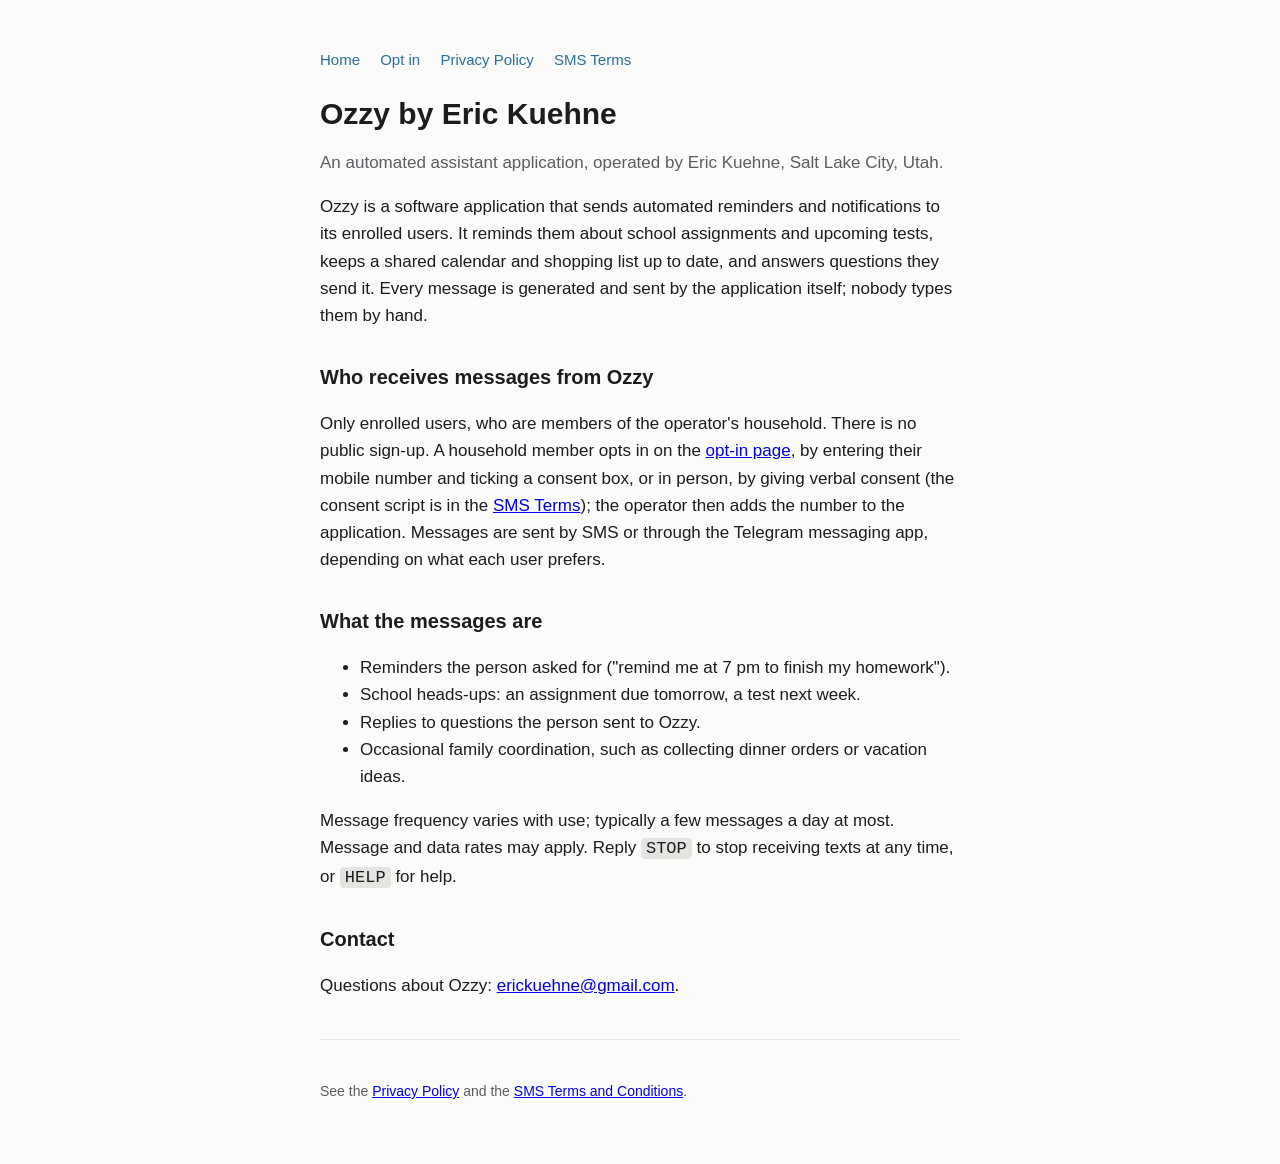
<file: index.html>
<!doctype html>
<html lang="en">
<head>
<meta charset="utf-8">
<meta name="viewport" content="width=device-width, initial-scale=1">
<title>Ozzy by Eric Kuehne</title>
<meta name="description" content="Ozzy is an automated assistant application, operated by Eric Kuehne, that sends reminders and school notifications to its enrolled users.">
<link rel="stylesheet" href="style.css">
</head>
<body>
<main>
<header><nav><a href="./">Home</a> <a href="opt-in.html">Opt in</a> <a href="privacy.html">Privacy Policy</a> <a href="terms.html">SMS Terms</a></nav></header>
<h1>Ozzy by Eric Kuehne</h1>
<p class="muted">An automated assistant application, operated by Eric Kuehne, Salt Lake City, Utah.</p>

<p>Ozzy is a software application that sends automated reminders and notifications to its enrolled users. It reminds them about school assignments and upcoming tests, keeps a shared calendar and shopping list up to date, and answers questions they send it. Every message is generated and sent by the application itself; nobody types them by hand.</p>

<h2>Who receives messages from Ozzy</h2>
<p>Only enrolled users, who are members of the operator's household. There is no public sign-up. A household member opts in on the <a href="opt-in.html">opt-in page</a>, by entering their mobile number and ticking a consent box, or in person, by giving verbal consent (the consent script is in the <a href="terms.html">SMS Terms</a>); the operator then adds the number to the application. Messages are sent by SMS or through the Telegram messaging app, depending on what each user prefers.</p>

<h2>What the messages are</h2>
<ul>
<li>Reminders the person asked for ("remind me at 7 pm to finish my homework").</li>
<li>School heads-ups: an assignment due tomorrow, a test next week.</li>
<li>Replies to questions the person sent to Ozzy.</li>
<li>Occasional family coordination, such as collecting dinner orders or vacation ideas.</li>
</ul>
<p>Message frequency varies with use; typically a few messages a day at most. Message and data rates may apply. Reply <code>STOP</code> to stop receiving texts at any time, or <code>HELP</code> for help.</p>

<h2>Contact</h2>
<p>Questions about Ozzy: <a href="mailto:erickuehne@gmail.com">erickuehne@gmail.com</a>.</p>

<hr>
<footer>See the <a href="privacy.html">Privacy Policy</a> and the <a href="terms.html">SMS Terms and Conditions</a>.</footer>
</main>
</body>
</html>
</file>
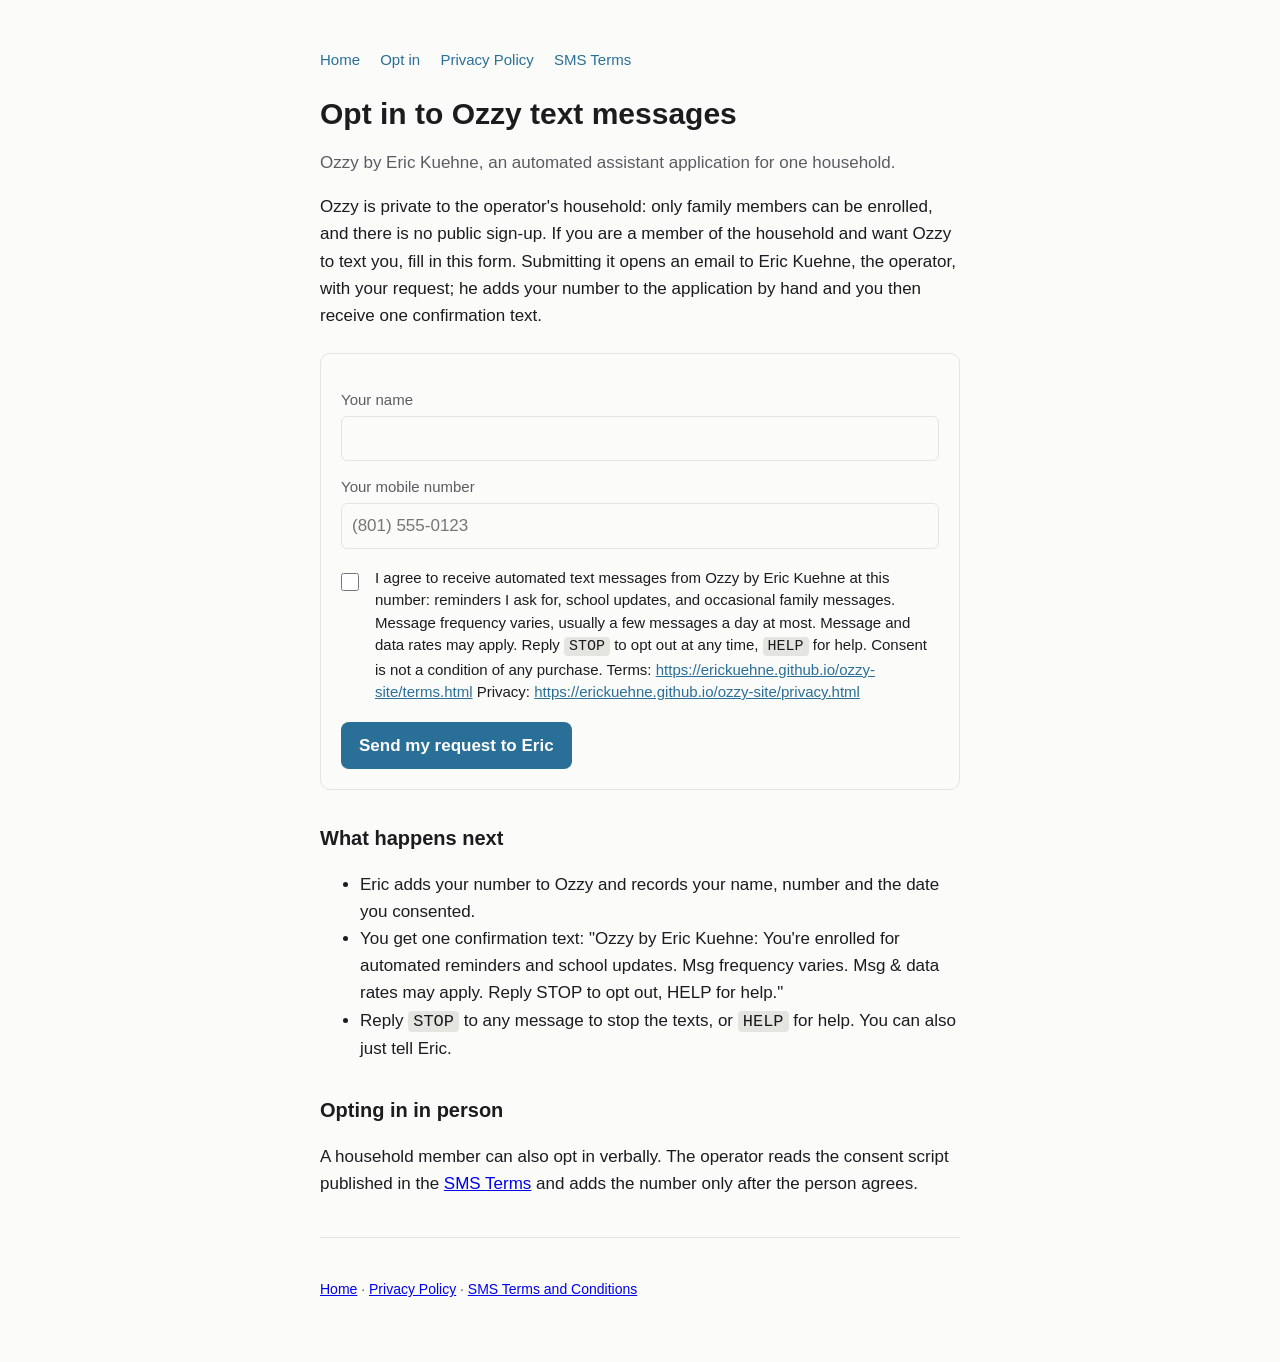
<file: opt-in.html>
<!doctype html>
<html lang="en">
<head>
<meta charset="utf-8">
<meta name="viewport" content="width=device-width, initial-scale=1">
<title>Opt in to Ozzy text messages</title>
<meta name="description" content="How a household member opts in to automated text messages from Ozzy by Eric Kuehne.">
<link rel="stylesheet" href="style.css">
</head>
<body>
<main>
<header><nav><a href="./">Home</a> <a href="opt-in.html">Opt in</a> <a href="privacy.html">Privacy Policy</a> <a href="terms.html">SMS Terms</a></nav></header>
<h1>Opt in to Ozzy text messages</h1>
<p class="muted">Ozzy by Eric Kuehne, an automated assistant application for one household.</p>

<p>Ozzy is private to the operator's household: only family members can be enrolled, and there is no public sign-up. If you are a member of the household and want Ozzy to text you, fill in this form. Submitting it opens an email to Eric Kuehne, the operator, with your request; he adds your number to the application by hand and you then receive one confirmation text.</p>

<form id="optin" action="mailto:erickuehne@gmail.com" method="get">
  <label for="name">Your name</label>
  <input id="name" name="name" type="text" autocomplete="name" required>

  <label for="phone">Your mobile number</label>
  <input id="phone" name="phone" type="tel" autocomplete="tel" placeholder="(801) 555-0123" required>

  <div class="consent">
    <input id="consent" name="consent" type="checkbox" required>
    <label for="consent">I agree to receive automated text messages from Ozzy by Eric Kuehne at this number: reminders I ask for, school updates, and occasional family messages. Message frequency varies, usually a few messages a day at most. Message and data rates may apply. Reply <code>STOP</code> to opt out at any time, <code>HELP</code> for help. Consent is not a condition of any purchase. Terms: <a href="terms.html">https://erickuehne.github.io/ozzy-site/terms.html</a> Privacy: <a href="privacy.html">https://erickuehne.github.io/ozzy-site/privacy.html</a></label>
  </div>

  <button type="submit">Send my request to Eric</button>
  <p id="sent" class="muted" hidden>Your email app should have opened with the request. If it didn't, email <a href="mailto:erickuehne@gmail.com">erickuehne@gmail.com</a> with your name and mobile number and say that you agree to receive Ozzy's texts.</p>
</form>

<h2>What happens next</h2>
<ul>
<li>Eric adds your number to Ozzy and records your name, number and the date you consented.</li>
<li>You get one confirmation text: "Ozzy by Eric Kuehne: You're enrolled for automated reminders and school updates. Msg frequency varies. Msg &amp; data rates may apply. Reply STOP to opt out, HELP for help."</li>
<li>Reply <code>STOP</code> to any message to stop the texts, or <code>HELP</code> for help. You can also just tell Eric.</li>
</ul>

<h2>Opting in in person</h2>
<p>A household member can also opt in verbally. The operator reads the consent script published in the <a href="terms.html#opting-in">SMS Terms</a> and adds the number only after the person agrees.</p>

<hr>
<footer><a href="./">Home</a> · <a href="privacy.html">Privacy Policy</a> · <a href="terms.html">SMS Terms and Conditions</a></footer>
</main>
<script>
// No server behind this page: the request goes to the operator by email, pre-filled from the form.
document.getElementById('optin').addEventListener('submit', function (ev) {
  ev.preventDefault();
  var name = document.getElementById('name').value.trim();
  var phone = document.getElementById('phone').value.trim();
  if (!name || !phone || !document.getElementById('consent').checked) return;
  var body = 'Please add me to Ozzy.\n\nName: ' + name + '\nMobile number: ' + phone +
    '\n\nI agree to receive automated text messages from Ozzy by Eric Kuehne at this number. ' +
    'Message frequency varies. Message and data rates may apply. I can reply STOP to opt out at any time.' +
    '\n\nConsented on ' + new Date().toString();
  window.location.href = 'mailto:erickuehne@gmail.com?subject=' + encodeURIComponent('Please add me to Ozzy') + '&body=' + encodeURIComponent(body);
  document.getElementById('sent').hidden = false;
});
</script>
</body>
</html>
</file>
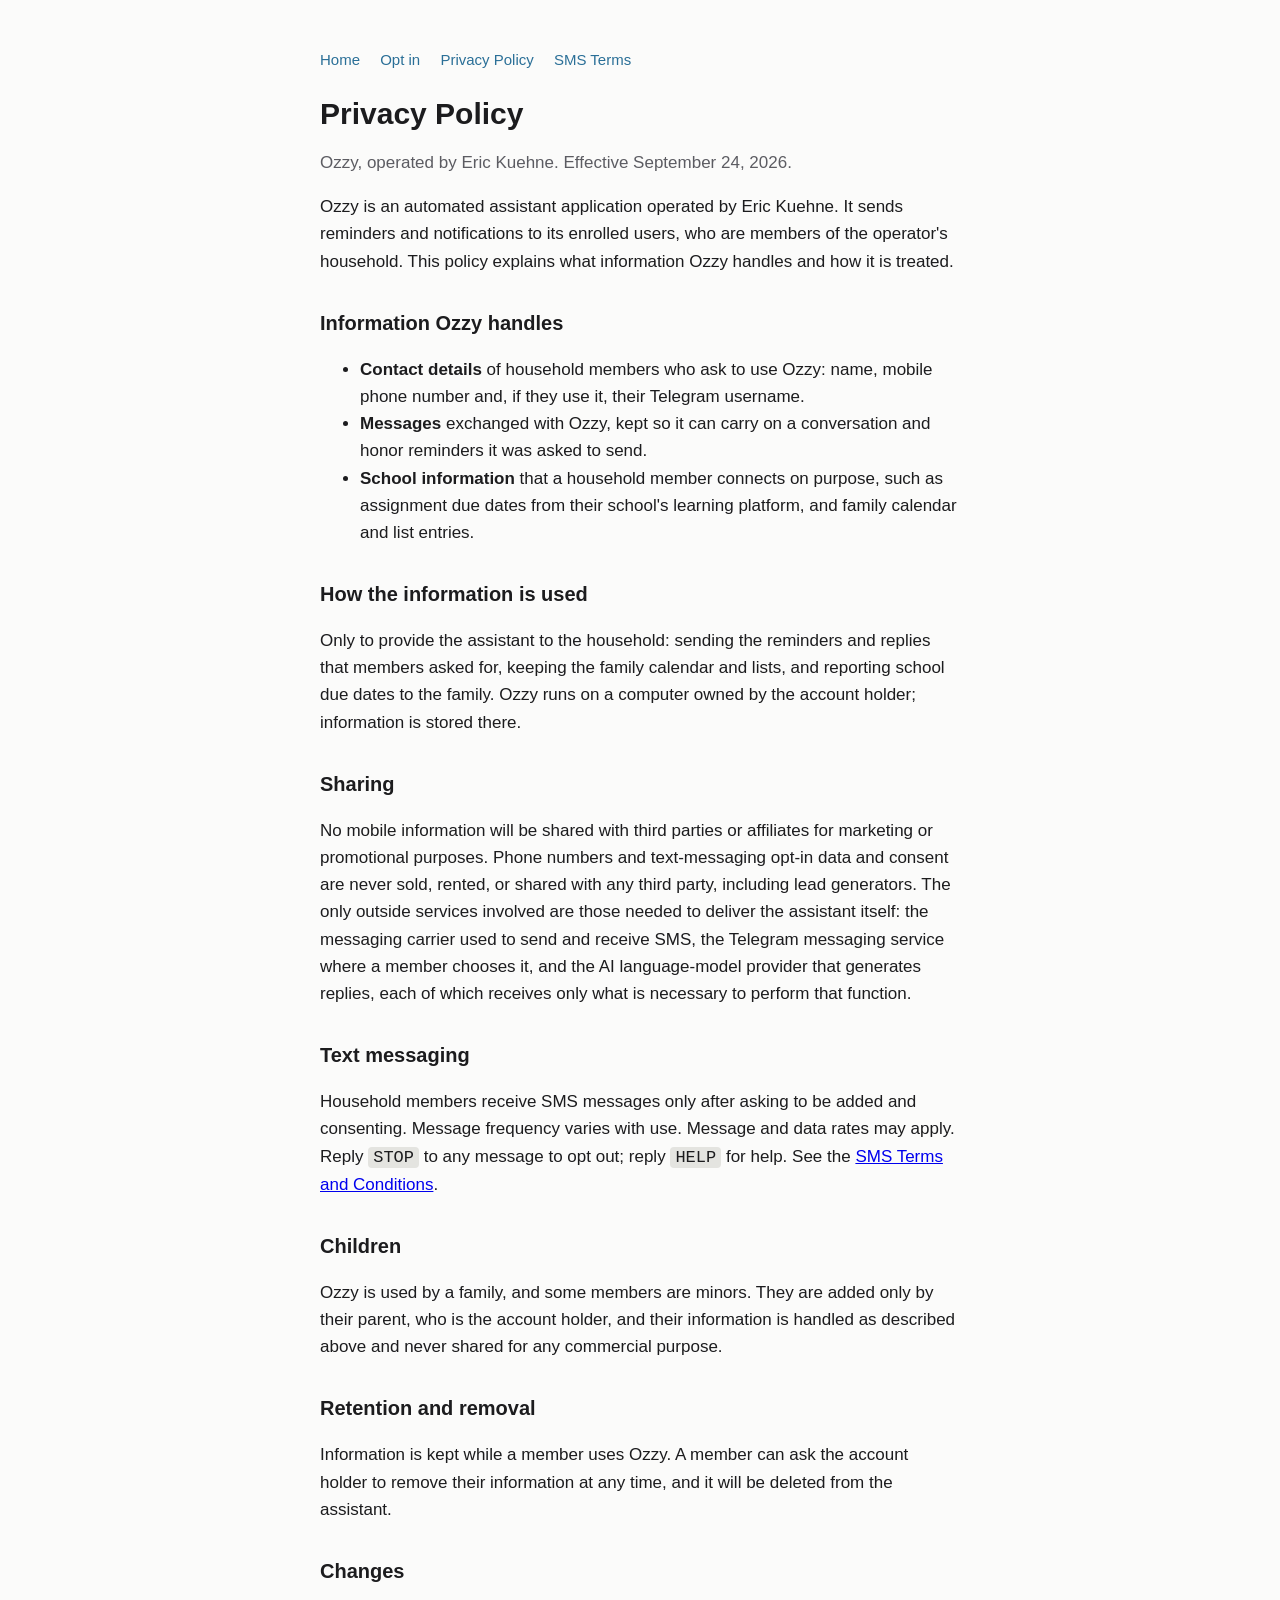
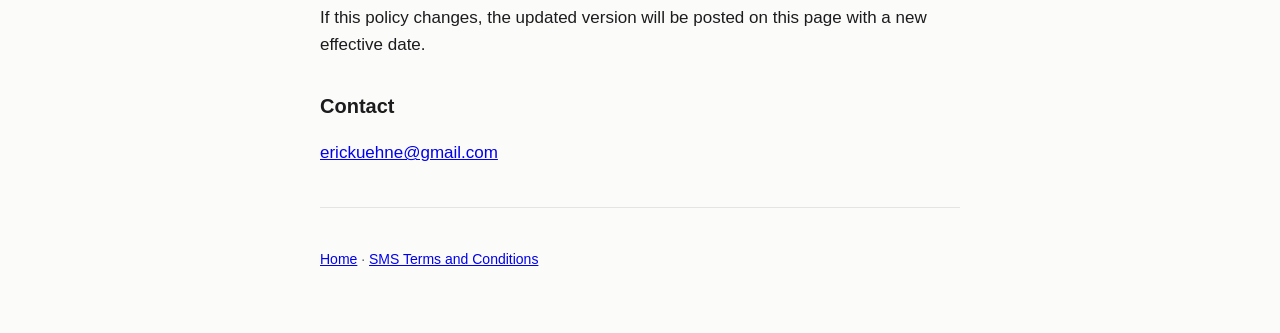
<file: privacy.html>
<!doctype html>
<html lang="en">
<head>
<meta charset="utf-8">
<meta name="viewport" content="width=device-width, initial-scale=1">
<title>Ozzy Privacy Policy</title>
<link rel="stylesheet" href="style.css">
</head>
<body>
<main>
<header><nav><a href="./">Home</a> <a href="opt-in.html">Opt in</a> <a href="privacy.html">Privacy Policy</a> <a href="terms.html">SMS Terms</a></nav></header>
<h1>Privacy Policy</h1>
<p class="muted">Ozzy, operated by Eric Kuehne. Effective September 24, 2026.</p>

<p>Ozzy is an automated assistant application operated by Eric Kuehne. It sends reminders and notifications to its enrolled users, who are members of the operator's household. This policy explains what information Ozzy handles and how it is treated.</p>

<h2>Information Ozzy handles</h2>
<ul>
<li><strong>Contact details</strong> of household members who ask to use Ozzy: name, mobile phone number and, if they use it, their Telegram username.</li>
<li><strong>Messages</strong> exchanged with Ozzy, kept so it can carry on a conversation and honor reminders it was asked to send.</li>
<li><strong>School information</strong> that a household member connects on purpose, such as assignment due dates from their school's learning platform, and family calendar and list entries.</li>
</ul>

<h2>How the information is used</h2>
<p>Only to provide the assistant to the household: sending the reminders and replies that members asked for, keeping the family calendar and lists, and reporting school due dates to the family. Ozzy runs on a computer owned by the account holder; information is stored there.</p>

<h2>Sharing</h2>
<p>No mobile information will be shared with third parties or affiliates for marketing or promotional purposes. Phone numbers and text-messaging opt-in data and consent are never sold, rented, or shared with any third party, including lead generators. The only outside services involved are those needed to deliver the assistant itself: the messaging carrier used to send and receive SMS, the Telegram messaging service where a member chooses it, and the AI language-model provider that generates replies, each of which receives only what is necessary to perform that function.</p>

<h2>Text messaging</h2>
<p>Household members receive SMS messages only after asking to be added and consenting. Message frequency varies with use. Message and data rates may apply. Reply <code>STOP</code> to any message to opt out; reply <code>HELP</code> for help. See the <a href="terms.html">SMS Terms and Conditions</a>.</p>

<h2>Children</h2>
<p>Ozzy is used by a family, and some members are minors. They are added only by their parent, who is the account holder, and their information is handled as described above and never shared for any commercial purpose.</p>

<h2>Retention and removal</h2>
<p>Information is kept while a member uses Ozzy. A member can ask the account holder to remove their information at any time, and it will be deleted from the assistant.</p>

<h2>Changes</h2>
<p>If this policy changes, the updated version will be posted on this page with a new effective date.</p>

<h2>Contact</h2>
<p><a href="mailto:erickuehne@gmail.com">erickuehne@gmail.com</a></p>

<hr>
<footer><a href="./">Home</a> · <a href="terms.html">SMS Terms and Conditions</a></footer>
</main>
</body>
</html>
</file>
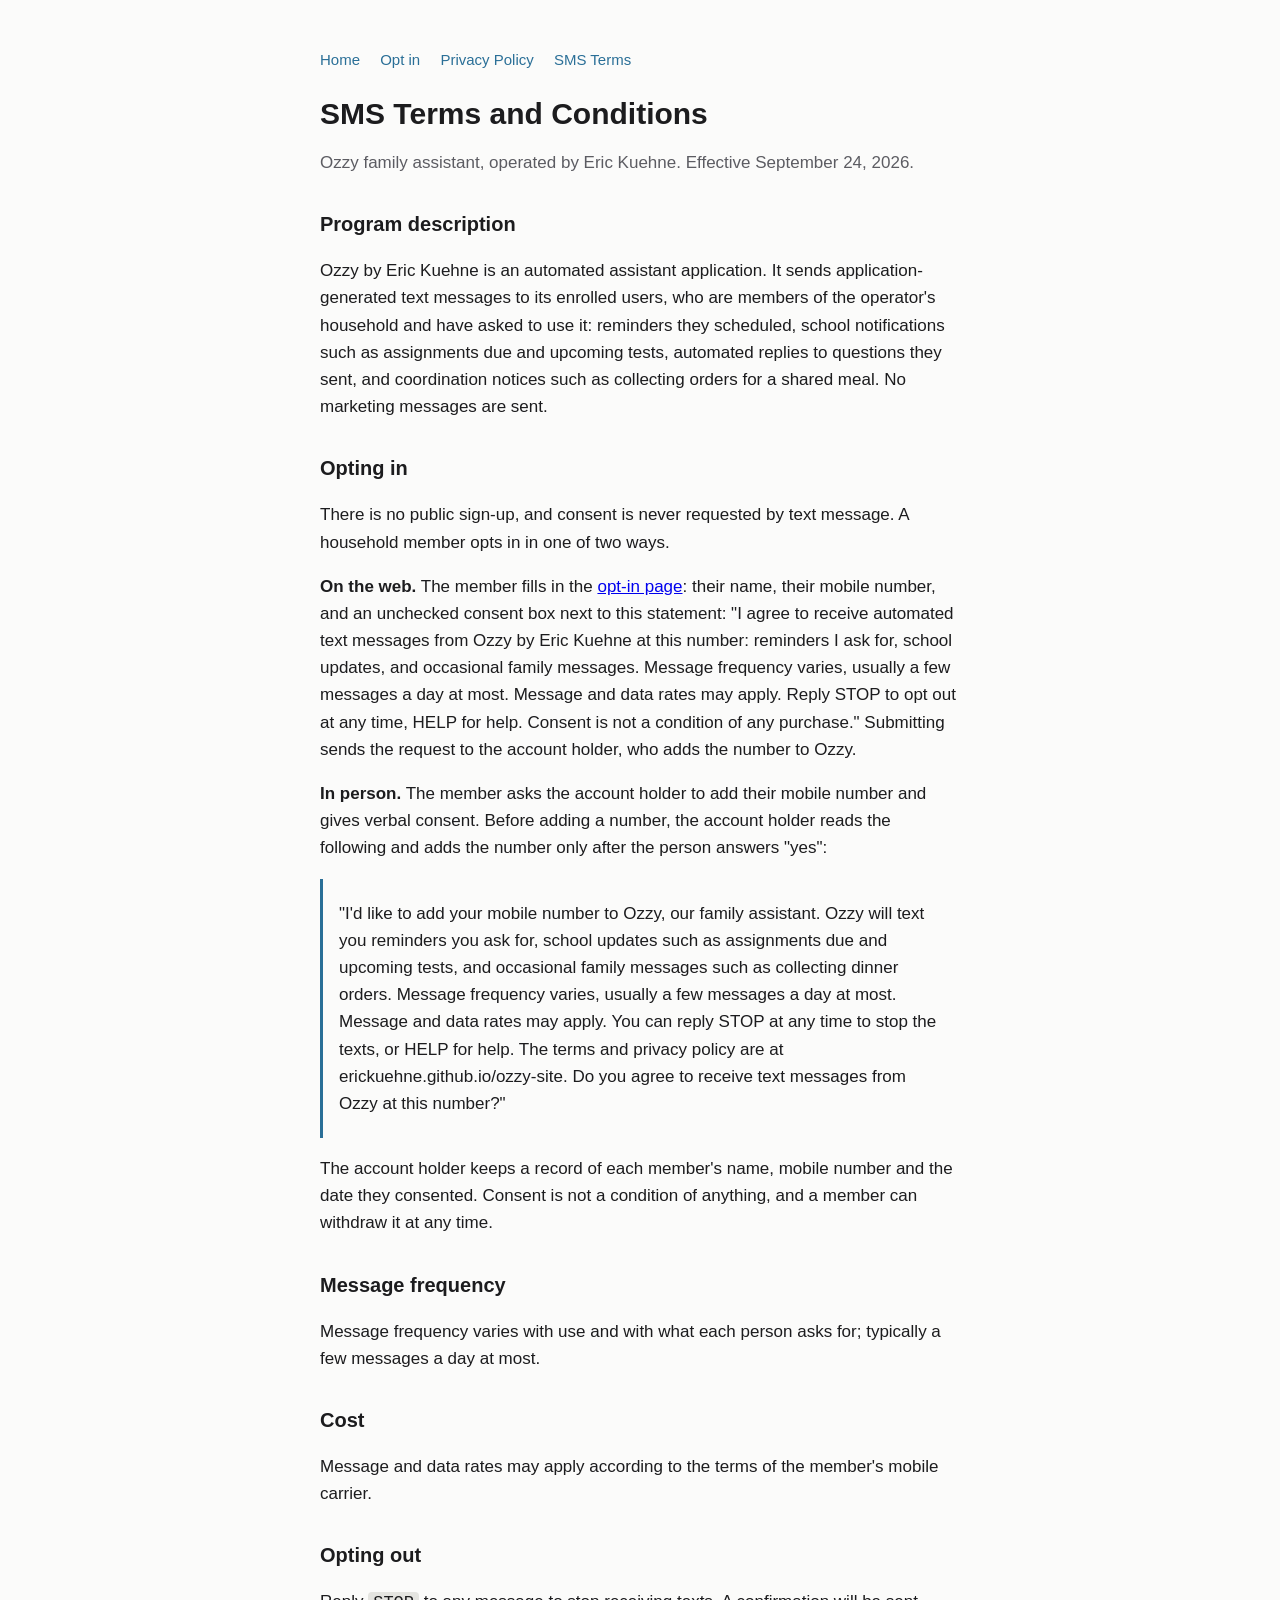
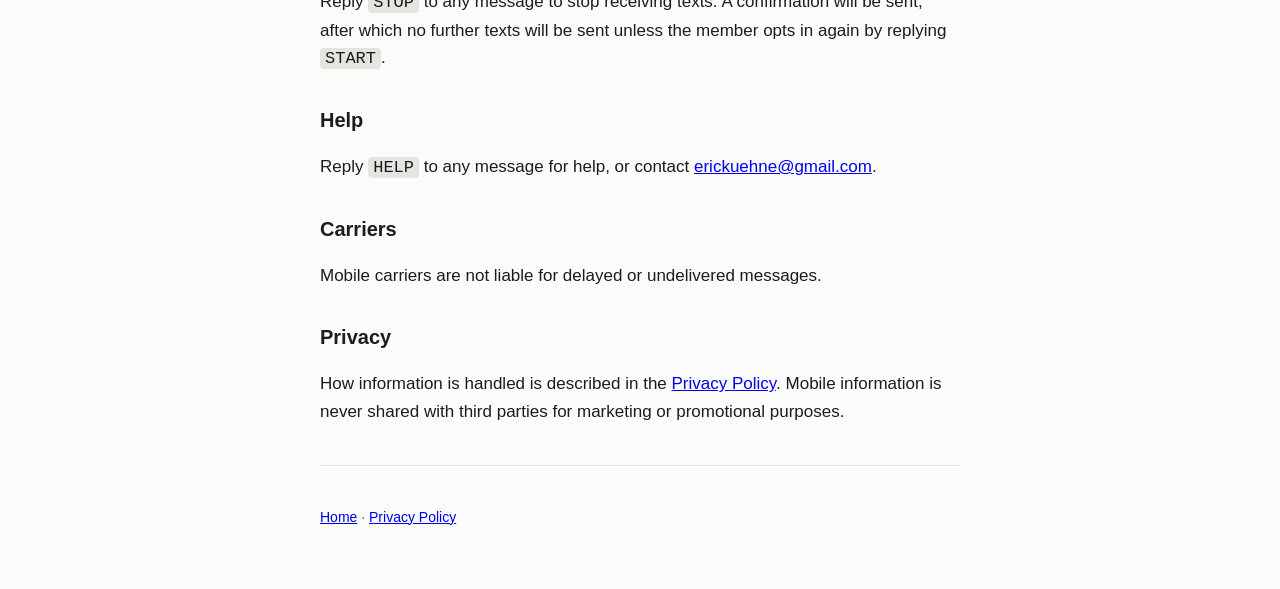
<file: terms.html>
<!doctype html>
<html lang="en">
<head>
<meta charset="utf-8">
<meta name="viewport" content="width=device-width, initial-scale=1">
<title>Ozzy SMS Terms and Conditions</title>
<link rel="stylesheet" href="style.css">
</head>
<body>
<main>
<header><nav><a href="./">Home</a> <a href="opt-in.html">Opt in</a> <a href="privacy.html">Privacy Policy</a> <a href="terms.html">SMS Terms</a></nav></header>
<h1>SMS Terms and Conditions</h1>
<p class="muted">Ozzy family assistant, operated by Eric Kuehne. Effective September 24, 2026.</p>

<h2>Program description</h2>
<p>Ozzy by Eric Kuehne is an automated assistant application. It sends application-generated text messages to its enrolled users, who are members of the operator's household and have asked to use it: reminders they scheduled, school notifications such as assignments due and upcoming tests, automated replies to questions they sent, and coordination notices such as collecting orders for a shared meal. No marketing messages are sent.</p>

<h2 id="opting-in">Opting in</h2>
<p>There is no public sign-up, and consent is never requested by text message. A household member opts in in one of two ways.</p>
<p><strong>On the web.</strong> The member fills in the <a href="opt-in.html">opt-in page</a>: their name, their mobile number, and an unchecked consent box next to this statement: "I agree to receive automated text messages from Ozzy by Eric Kuehne at this number: reminders I ask for, school updates, and occasional family messages. Message frequency varies, usually a few messages a day at most. Message and data rates may apply. Reply STOP to opt out at any time, HELP for help. Consent is not a condition of any purchase." Submitting sends the request to the account holder, who adds the number to Ozzy.</p>
<p><strong>In person.</strong> The member asks the account holder to add their mobile number and gives verbal consent. Before adding a number, the account holder reads the following and adds the number only after the person answers "yes":</p>
<blockquote>
<p>"I'd like to add your mobile number to Ozzy, our family assistant. Ozzy will text you reminders you ask for, school updates such as assignments due and upcoming tests, and occasional family messages such as collecting dinner orders. Message frequency varies, usually a few messages a day at most. Message and data rates may apply. You can reply STOP at any time to stop the texts, or HELP for help. The terms and privacy policy are at erickuehne.github.io/ozzy-site. Do you agree to receive text messages from Ozzy at this number?"</p>
</blockquote>
<p>The account holder keeps a record of each member's name, mobile number and the date they consented. Consent is not a condition of anything, and a member can withdraw it at any time.</p>

<h2>Message frequency</h2>
<p>Message frequency varies with use and with what each person asks for; typically a few messages a day at most.</p>

<h2>Cost</h2>
<p>Message and data rates may apply according to the terms of the member's mobile carrier.</p>

<h2>Opting out</h2>
<p>Reply <code>STOP</code> to any message to stop receiving texts. A confirmation will be sent, after which no further texts will be sent unless the member opts in again by replying <code>START</code>.</p>

<h2>Help</h2>
<p>Reply <code>HELP</code> to any message for help, or contact <a href="mailto:erickuehne@gmail.com">erickuehne@gmail.com</a>.</p>

<h2>Carriers</h2>
<p>Mobile carriers are not liable for delayed or undelivered messages.</p>

<h2>Privacy</h2>
<p>How information is handled is described in the <a href="privacy.html">Privacy Policy</a>. Mobile information is never shared with third parties for marketing or promotional purposes.</p>

<hr>
<footer><a href="./">Home</a> · <a href="privacy.html">Privacy Policy</a></footer>
</main>
</body>
</html>
</file>
<file: style.css>
:root { --fg: #1c1c1e; --muted: #5c5c62; --bg: #fbfbfa; --accent: #2a6f97; --line: #e4e4e0; }
@media (prefers-color-scheme: dark) { :root { --fg: #ececec; --muted: #a6a6ad; --bg: #141416; --accent: #7fb3d5; --line: #2c2c30; } }
* { box-sizing: border-box; }
body { margin: 0; background: var(--bg); color: var(--fg); font: 17px/1.6 -apple-system, "Segoe UI", Helvetica, Arial, sans-serif; }
main { max-width: 680px; margin: 0 auto; padding: 48px 20px 64px; }
header nav { font-size: 15px; color: var(--muted); }
header nav a { color: var(--accent); text-decoration: none; margin-right: 16px; }
h1 { font-size: 30px; line-height: 1.2; margin: 24px 0 8px; }
h2 { font-size: 20px; margin: 32px 0 8px; }
p, li { color: var(--fg); }
.muted { color: var(--muted); }
hr { border: 0; border-top: 1px solid var(--line); margin: 40px 0; }
footer { font-size: 14px; color: var(--muted); }
code { background: var(--line); padding: 1px 5px; border-radius: 4px; }
blockquote { margin: 12px 0; padding: 4px 16px; border-left: 3px solid var(--accent); color: var(--fg); }
form { margin: 24px 0; padding: 20px; border: 1px solid var(--line); border-radius: 10px; }
form label { display: block; font-size: 15px; color: var(--muted); margin: 14px 0 4px; }
form input[type=text], form input[type=tel] { width: 100%; font: inherit; color: var(--fg); background: var(--bg); border: 1px solid var(--line); border-radius: 6px; padding: 8px 10px; }
.consent { display: grid; grid-template-columns: 24px 1fr; gap: 10px; align-items: start; margin: 18px 0; }
.consent input { margin: 6px 0 0; width: 18px; height: 18px; }
.consent label { margin: 0; font-size: 15px; line-height: 1.5; color: var(--fg); }
button { font: inherit; font-weight: 600; color: #fff; background: var(--accent); border: 0; border-radius: 8px; padding: 10px 18px; cursor: pointer; }
form a { color: var(--accent); overflow-wrap: anywhere; }
</file>
